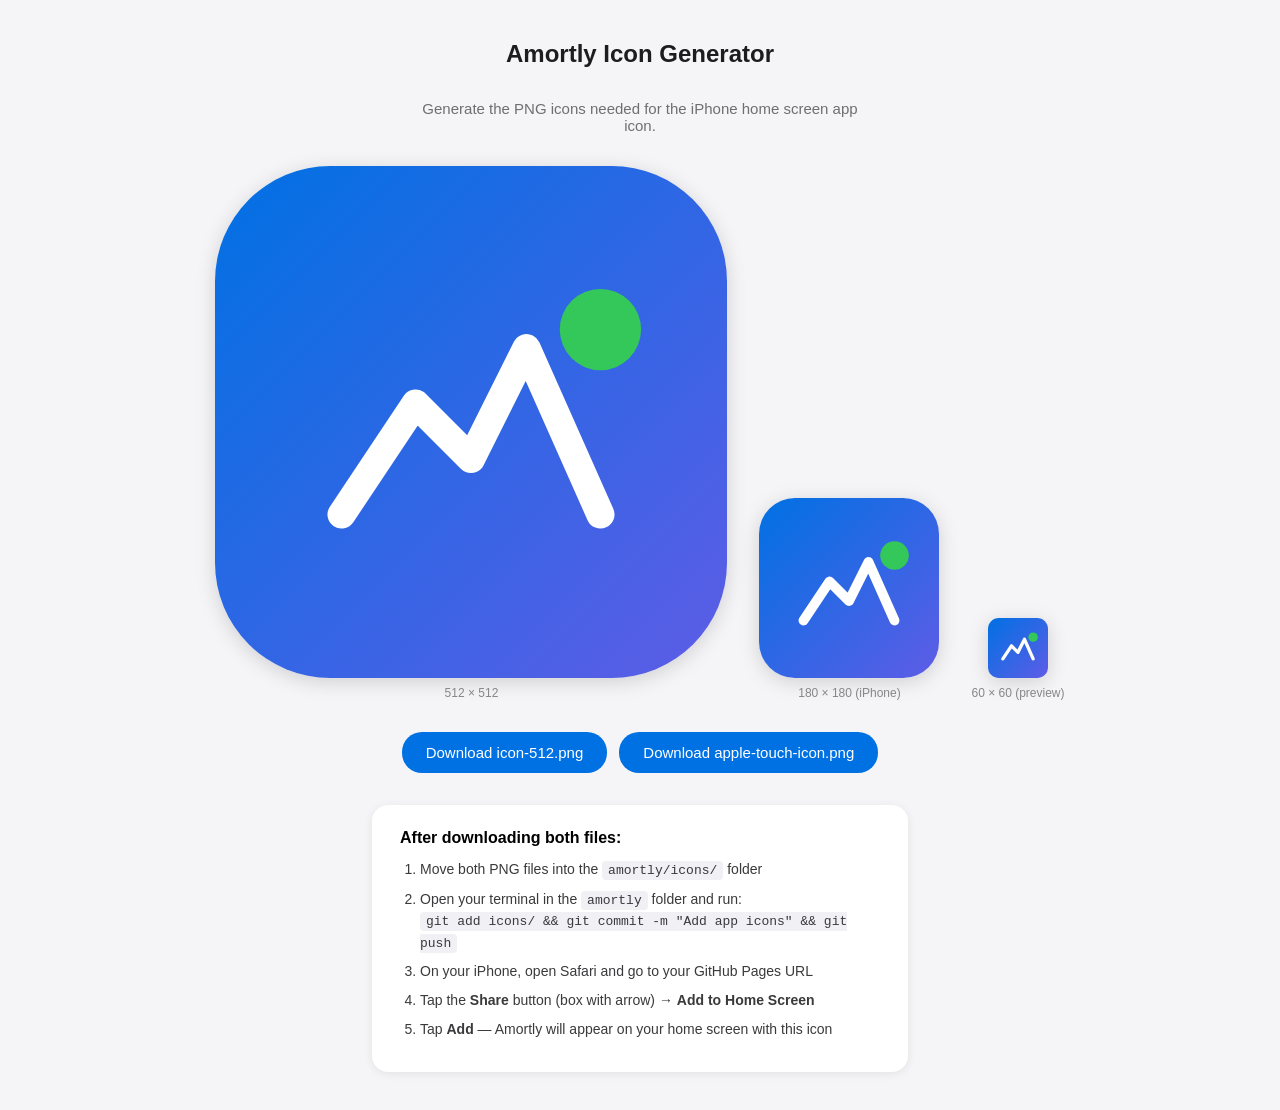
<file: generate-icon.html>
<!DOCTYPE html>
<html lang="en">
<head>
  <meta charset="UTF-8">
  <meta name="viewport" content="width=device-width, initial-scale=1.0">
  <title>Amortly — Icon Generator</title>
  <style>
    body {
      font-family: -apple-system, BlinkMacSystemFont, 'Helvetica Neue', sans-serif;
      background: #f5f5f7;
      display: flex;
      flex-direction: column;
      align-items: center;
      justify-content: center;
      min-height: 100vh;
      margin: 0;
      gap: 32px;
      padding: 40px 20px;
    }
    h1 { font-size: 24px; font-weight: 700; color: #1d1d1f; margin: 0; }
    p  { font-size: 15px; color: #6e6e73; margin: 0; text-align: center; max-width: 440px; }
    .previews { display: flex; gap: 32px; align-items: flex-end; flex-wrap: wrap; justify-content: center; }
    .preview  { display: flex; flex-direction: column; align-items: center; gap: 8px; }
    .preview span { font-size: 12px; color: #86868b; }
    canvas { border-radius: 22.5%; box-shadow: 0 4px 20px rgba(0,0,0,0.15); }
    .buttons { display: flex; gap: 12px; flex-wrap: wrap; justify-content: center; }
    button {
      padding: 12px 24px;
      background: #0071e3;
      color: white;
      border: none;
      border-radius: 20px;
      font-family: inherit;
      font-size: 15px;
      font-weight: 500;
      cursor: pointer;
      transition: background 0.2s;
    }
    button:hover { background: #0077ed; }
    .instructions {
      background: white;
      border-radius: 16px;
      padding: 24px 28px;
      max-width: 480px;
      width: 100%;
      box-shadow: 0 2px 10px rgba(0,0,0,0.08);
    }
    .instructions h2 { font-size: 16px; margin: 0 0 12px; }
    .instructions ol  { margin: 0; padding-left: 20px; }
    .instructions li  { font-size: 14px; color: #3a3a3c; margin-bottom: 8px; line-height: 1.5; }
    code {
      background: #f0f0f5;
      border-radius: 4px;
      padding: 2px 6px;
      font-size: 13px;
      font-family: 'SF Mono', Menlo, monospace;
    }
  </style>
</head>
<body>

<h1>Amortly Icon Generator</h1>
<p>Generate the PNG icons needed for the iPhone home screen app icon.</p>

<div class="previews">
  <div class="preview">
    <canvas id="canvas-512" width="512" height="512"></canvas>
    <span>512 × 512</span>
  </div>
  <div class="preview">
    <canvas id="canvas-180" width="180" height="180" style="border-radius:20%"></canvas>
    <span>180 × 180 (iPhone)</span>
  </div>
  <div class="preview">
    <canvas id="canvas-60" width="60" height="60" style="border-radius:18%"></canvas>
    <span>60 × 60 (preview)</span>
  </div>
</div>

<div class="buttons">
  <button onclick="download(512, 'icon-512.png')">Download icon-512.png</button>
  <button onclick="download(180, 'apple-touch-icon.png')">Download apple-touch-icon.png</button>
</div>

<div class="instructions">
  <h2>After downloading both files:</h2>
  <ol>
    <li>Move both PNG files into the <code>amortly/icons/</code> folder</li>
    <li>Open your terminal in the <code>amortly</code> folder and run:<br>
      <code>git add icons/ && git commit -m "Add app icons" && git push</code>
    </li>
    <li>On your iPhone, open Safari and go to your GitHub Pages URL</li>
    <li>Tap the <strong>Share</strong> button (box with arrow) → <strong>Add to Home Screen</strong></li>
    <li>Tap <strong>Add</strong> — Amortly will appear on your home screen with this icon</li>
  </ol>
</div>

<script>
  function drawIcon(canvas) {
    const size = canvas.width;
    const ctx = canvas.getContext('2d');

    // Background gradient (blue → purple, diagonal)
    const grad = ctx.createLinearGradient(0, 0, size, size);
    grad.addColorStop(0, '#0071e3');
    grad.addColorStop(1, '#5e5ce6');
    ctx.fillStyle = grad;
    ctx.fillRect(0, 0, size, size);

    // Scale from the 18×18 SVG viewBox
    // Drawing area: 65% of icon size, centered
    const drawSize = size * 0.65;
    const pad = (size - drawSize) / 2;
    const s = drawSize / 18; // scale factor

    function px(x) { return pad + x * s; }
    function py(y) { return pad + y * s; }

    // Chart line: M2,14 L6,8 L9,11 L12,5 L16,14
    ctx.strokeStyle = 'white';
    ctx.lineWidth = size * 0.055;
    ctx.lineCap = 'round';
    ctx.lineJoin = 'round';
    ctx.beginPath();
    ctx.moveTo(px(2),  py(14));
    ctx.lineTo(px(6),  py(8));
    ctx.lineTo(px(9),  py(11));
    ctx.lineTo(px(12), py(5));
    ctx.lineTo(px(16), py(14));
    ctx.stroke();

    // Green dot at peak (16, 4)
    ctx.fillStyle = '#34c759';
    ctx.beginPath();
    ctx.arc(px(16), py(4), s * 2.2, 0, Math.PI * 2);
    ctx.fill();
  }

  function download(size, filename) {
    const id = `canvas-${size}`;
    const canvas = document.getElementById(id) || document.createElement('canvas');
    if (!document.getElementById(id)) {
      canvas.width = size;
      canvas.height = size;
      drawIcon(canvas);
    }
    const link = document.createElement('a');
    link.download = filename;
    link.href = canvas.toDataURL('image/png');
    link.click();
  }

  // Draw all preview canvases on load
  ['canvas-512', 'canvas-180', 'canvas-60'].forEach(id => {
    drawIcon(document.getElementById(id));
  });
</script>
</body>
</html>
</file>
